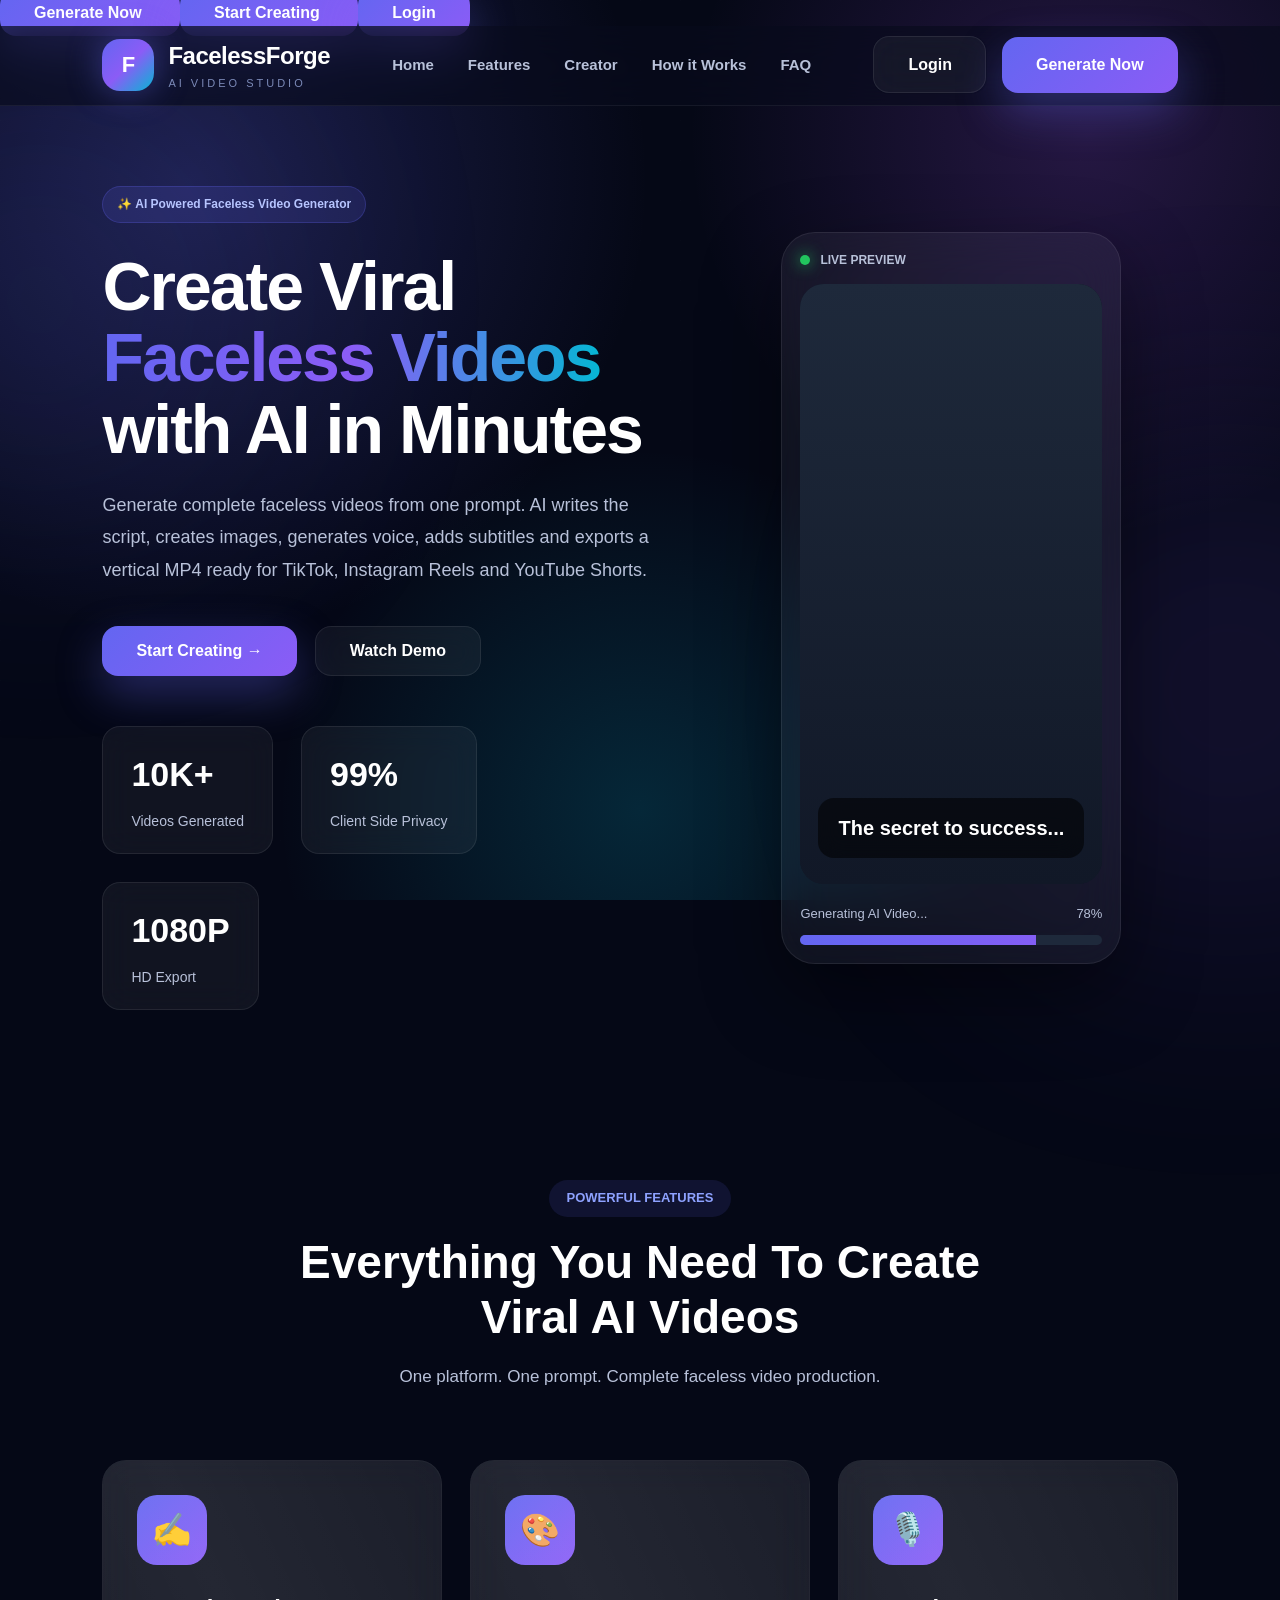
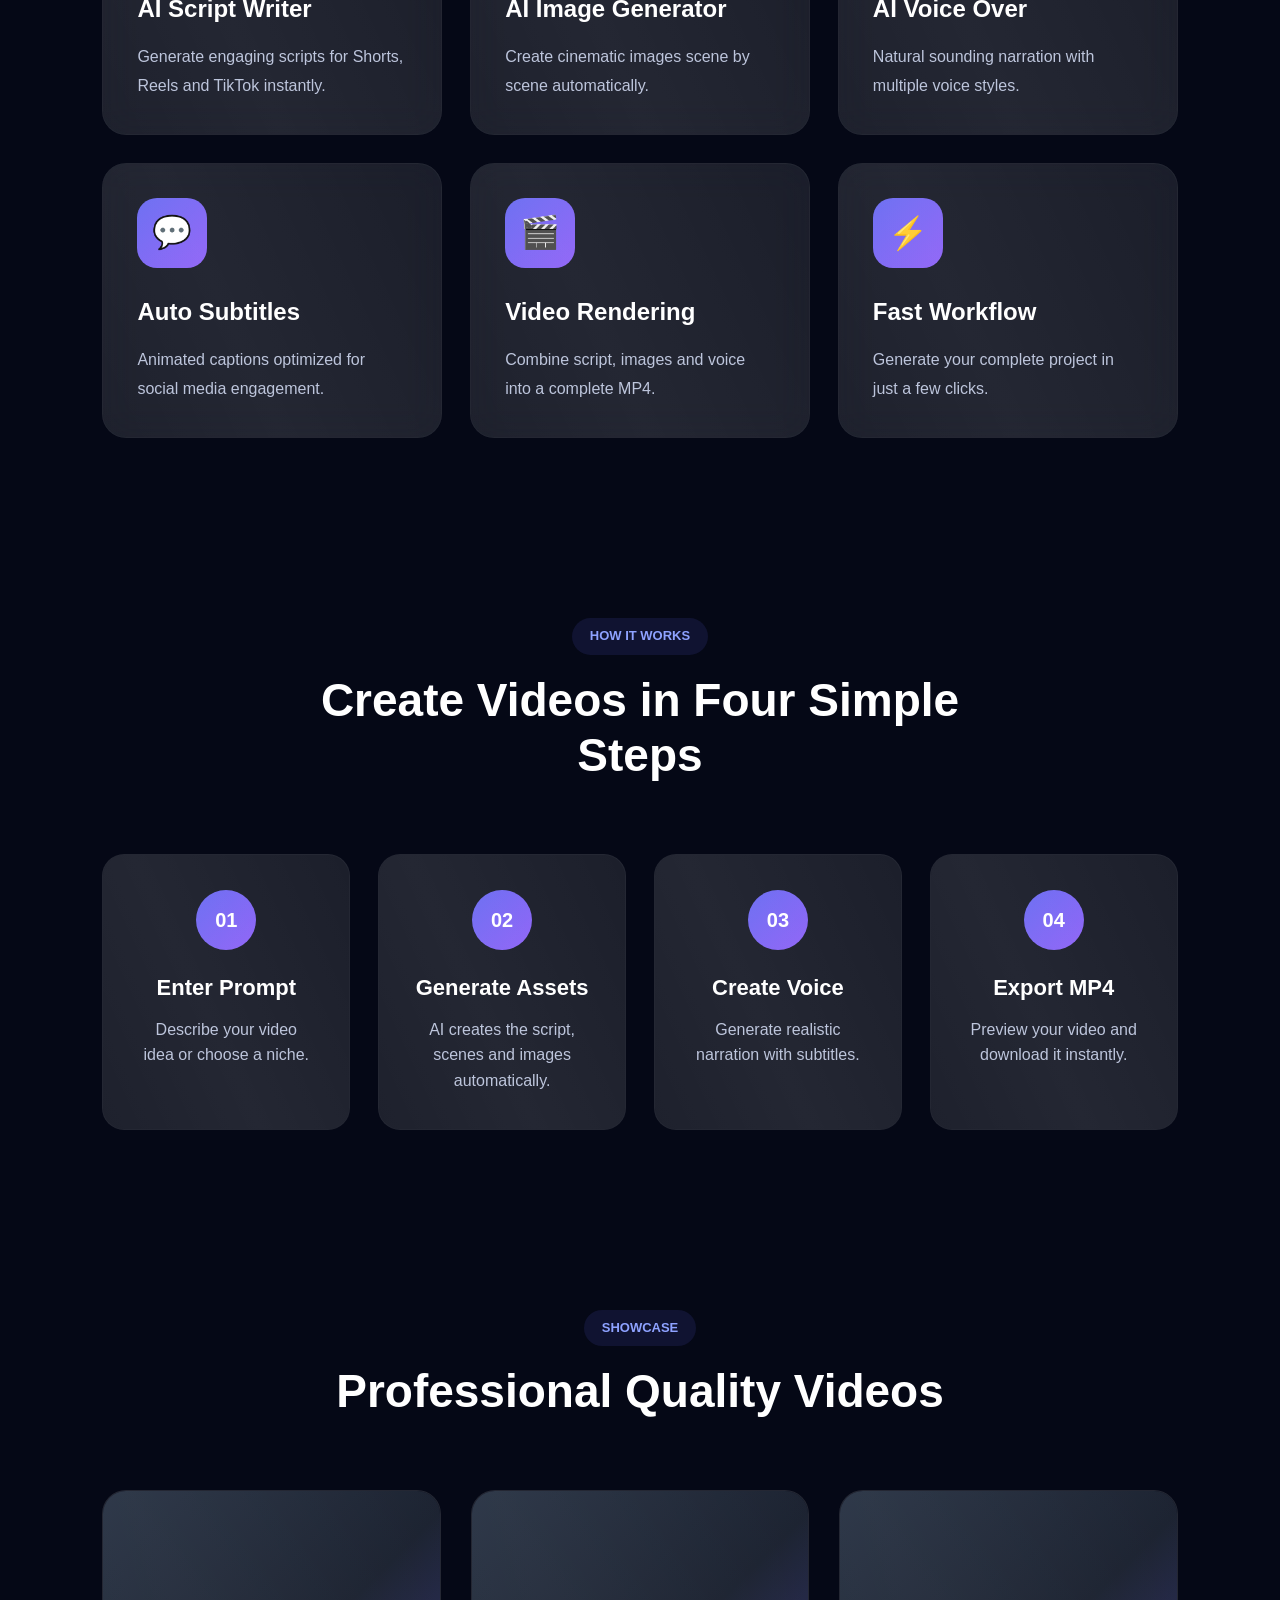
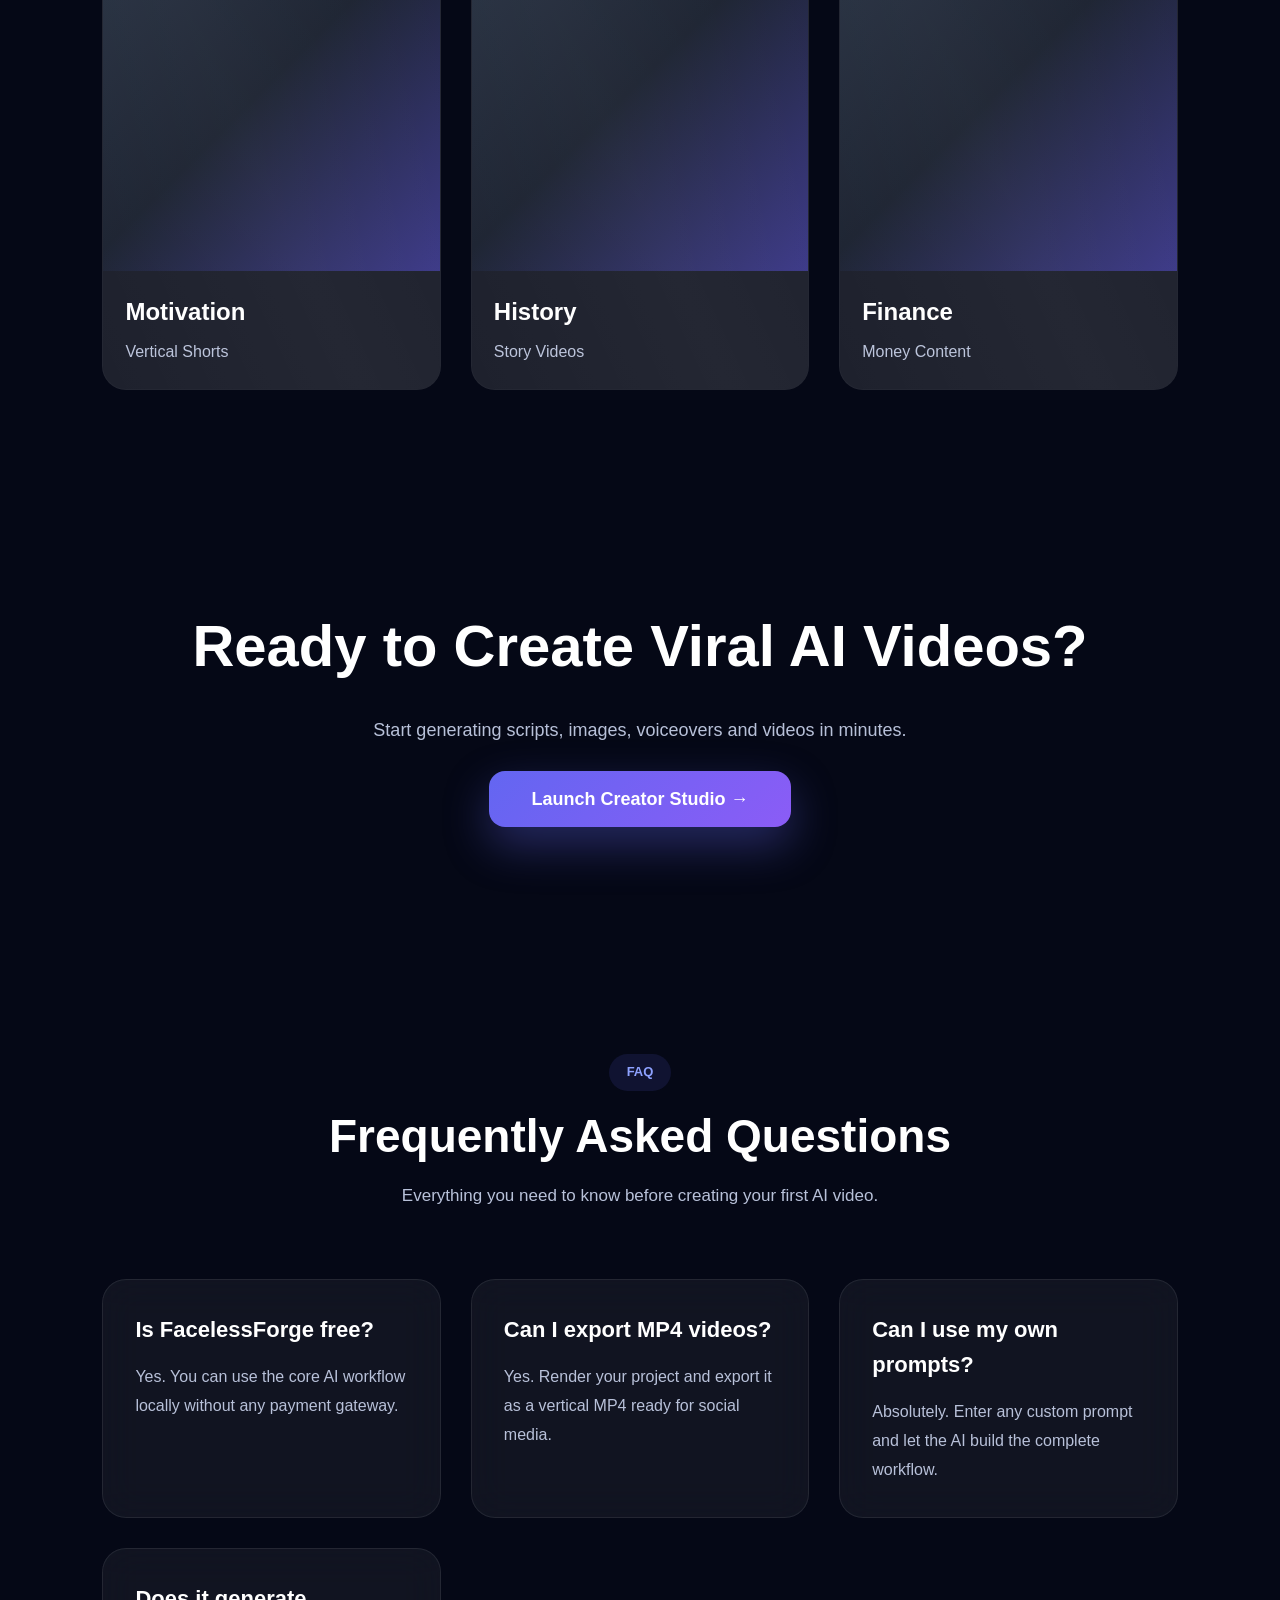
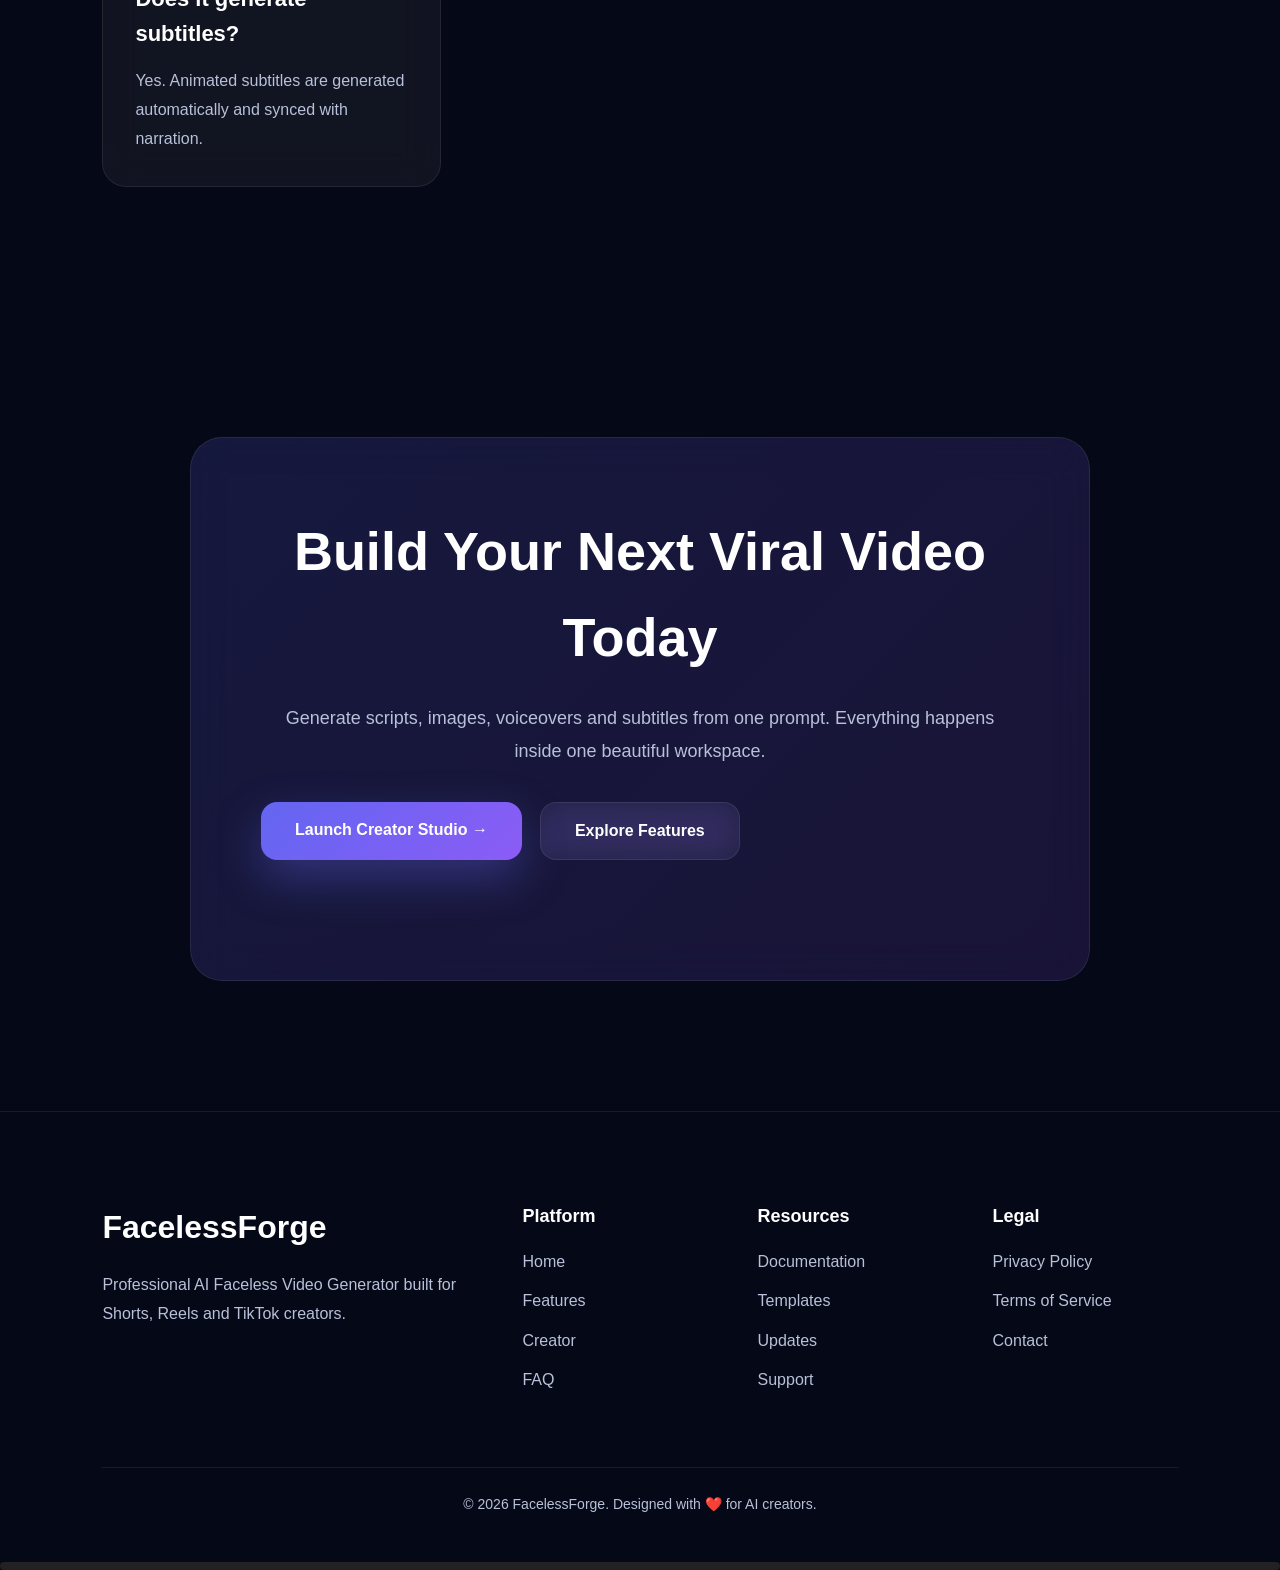
<file: index.html>
<!DOCTYPE html>
<html lang="en" data-theme="dark">
<head>
  <meta
http-equiv="Content-Security-Policy"
content="
default-src 'self';
img-src 'self' data: https:;
script-src 'self' https://cdn.jsdelivr.net;
style-src 'self' 'unsafe-inline' https://fonts.googleapis.com;
font-src https://fonts.gstatic.com;
connect-src 'self' https://generativelanguage.googleapis.com;
">
  <meta charset="UTF-8">
  <meta name="viewport" content="width=device-width, initial-scale=1.0">
  <title>FacelessForge AI — Create Viral Faceless Videos</title>

  <meta name="description" content="Generate AI faceless videos with script, images, voice and subtitles in minutes.">

  <link rel="preconnect" href="https://fonts.googleapis.com">
  <link rel="preconnect" href="https://fonts.gstatic.com" crossorigin>

  <link href="https://fonts.googleapis.com/css2?family=Inter:wght@300;400;500;600;700;800;900&display=swap" rel="stylesheet">

  <link rel="stylesheet" href="style.css">
  <a id="generate-btn" class="btn-primary">
Generate Now
  </a>
  <a id="creator-btn" class="btn-primary">
Start Creating
  </a>
  <a id="login-btn" class="btn-primary">
Login
  </a>
</head>

<body>

<div class="background-glow"></div>

<header class="navbar">

<div class="logo">

<div class="logo-box">F</div>

<div>
<h2>FacelessForge</h2>
<p>AI VIDEO STUDIO</p>
</div>

</div>

<nav>

<a href="#home">Home</a>

<a href="#features">Features</a>
<a href="creator.html">Creator</a>
<a href="#how">How it Works</a>



<a href="#faq">FAQ</a>

</nav>

<div class="nav-buttons">

<a href="creator.html" class="btn-secondary">
Login
</a>

<a href="creator.html" class="btn-primary">
Generate Now
</a>

</div>

</header>

<section class="hero" id="home">

<div class="hero-left">

<div class="badge">

✨ AI Powered Faceless Video Generator

</div>

<h1>

Create Viral

<span>Faceless Videos</span>

with AI in Minutes

</h1>

<p>

Generate complete faceless videos from one prompt.

AI writes the script, creates images, generates voice,

adds subtitles and exports a vertical MP4 ready for TikTok,

Instagram Reels and YouTube Shorts.

</p>

<div class="hero-buttons">

<button class="btn-primary big">

Start Creating →

</button>

<button class="btn-secondary big">

Watch Demo

</button>

</div>

<div class="hero-stats">

<div>

<h3>10K+</h3>

<span>Videos Generated</span>

</div>

<div>

<h3>99%</h3>

<span>Client Side Privacy</span>

</div>

<div>

<h3>1080P</h3>

<span>HD Export</span>

</div>

</div>

</div>

<div class="hero-right">

<div class="phone-preview">

<div class="phone-top">

<span class="live-dot"></span>

LIVE PREVIEW

</div>

<div class="phone-screen">

<div class="preview-image"></div>

<div class="subtitle-box">

The secret to success...

</div>

</div>

<div class="progress-area">

<div class="progress-text">

Generating AI Video...

<span>78%</span>

</div>

<div class="progress-bar">

<div class="progress-fill"></div>

</div>

</div>

</div>

</div>

</section>
<!-- ================= FEATURES ================= -->

<section class="features" id="features">

<div class="section-title">
<span>POWERFUL FEATURES</span>
<h2>Everything You Need To Create Viral AI Videos</h2>
<p>
One platform. One prompt. Complete faceless video production.
</p>
</div>

<div class="feature-grid">

<div class="feature-card">
<div class="feature-icon">✍️</div>
<h3>AI Script Writer</h3>
<p>
Generate engaging scripts for Shorts, Reels and TikTok instantly.
</p>
</div>

<div class="feature-card">
<div class="feature-icon">🎨</div>
<h3>AI Image Generator</h3>
<p>
Create cinematic images scene by scene automatically.
</p>
</div>

<div class="feature-card">
<div class="feature-icon">🎙️</div>
<h3>AI Voice Over</h3>
<p>
Natural sounding narration with multiple voice styles.
</p>
</div>

<div class="feature-card">
<div class="feature-icon">💬</div>
<h3>Auto Subtitles</h3>
<p>
Animated captions optimized for social media engagement.
</p>
</div>

<div class="feature-card">
<div class="feature-icon">🎬</div>
<h3>Video Rendering</h3>
<p>
Combine script, images and voice into a complete MP4.
</p>
</div>

<div class="feature-card">
<div class="feature-icon">⚡</div>
<h3>Fast Workflow</h3>
<p>
Generate your complete project in just a few clicks.
</p>
</div>

</div>

</section>

<!-- ================= HOW IT WORKS ================= -->

<section class="workflow" id="how">

<div class="section-title">
<span>HOW IT WORKS</span>
<h2>Create Videos in Four Simple Steps</h2>
</div>

<div class="steps">

<div class="step">
<div class="step-number">01</div>
<h3>Enter Prompt</h3>
<p>
Describe your video idea or choose a niche.
</p>
</div>

<div class="step">
<div class="step-number">02</div>
<h3>Generate Assets</h3>
<p>
AI creates the script, scenes and images automatically.
</p>
</div>

<div class="step">
<div class="step-number">03</div>
<h3>Create Voice</h3>
<p>
Generate realistic narration with subtitles.
</p>
</div>

<div class="step">
<div class="step-number">04</div>
<h3>Export MP4</h3>
<p>
Preview your video and download it instantly.
</p>
</div>

</div>

</section>

<!-- ================= SHOWCASE ================= -->

<section class="showcase">

<div class="section-title">
<span>SHOWCASE</span>
<h2>Professional Quality Videos</h2>
</div>

<div class="showcase-grid">

<div class="show-card">
<div class="thumb"></div>
<h3>Motivation</h3>
<p>Vertical Shorts</p>
</div>

<div class="show-card">
<div class="thumb"></div>
<h3>History</h3>
<p>Story Videos</p>
</div>

<div class="show-card">
<div class="thumb"></div>
<h3>Finance</h3>
<p>Money Content</p>
</div>

</div>

</section>

<!-- ================= CTA ================= -->

<section class="cta">

<h2>
Ready to Create Viral AI Videos?
</h2>

<p>
Start generating scripts, images, voiceovers and videos in minutes.
</p>

<a href="#creator" class="btn-primary big">
Launch Creator Studio →
</a>

</section>
<!-- ================= FAQ ================= -->

<section class="faq" id="faq">

<div class="section-title">
<span>FAQ</span>
<h2>Frequently Asked Questions</h2>
<p>
Everything you need to know before creating your first AI video.
</p>
</div>

<div class="faq-grid">

<div class="faq-card">
<h3>Is FacelessForge free?</h3>
<p>
Yes. You can use the core AI workflow locally without any payment gateway.
</p>
</div>

<div class="faq-card">
<h3>Can I export MP4 videos?</h3>
<p>
Yes. Render your project and export it as a vertical MP4 ready for social media.
</p>
</div>

<div class="faq-card">
<h3>Can I use my own prompts?</h3>
<p>
Absolutely. Enter any custom prompt and let the AI build the complete workflow.
</p>
</div>

<div class="faq-card">
<h3>Does it generate subtitles?</h3>
<p>
Yes. Animated subtitles are generated automatically and synced with narration.
</p>
</div>

</div>

</section>

<!-- ================= FINAL CTA ================= -->

<section class="final-cta">

<div class="cta-box">

<h2>
Build Your Next Viral Video Today
</h2>

<p>

Generate scripts, images, voiceovers and subtitles from one prompt.

Everything happens inside one beautiful workspace.

</p>

<div class="hero-buttons">

<a href="creator.html" class="btn-primary big">
Launch Creator Studio →
</a>

<a href="#features" class="btn-secondary big">

Explore Features

</a>

</div>

</div>

</section>

<!-- ================= FOOTER ================= -->

<footer class="footer">

<div class="footer-grid">

<div>

<h2>FacelessForge</h2>

<p>

Professional AI Faceless Video Generator

built for Shorts, Reels and TikTok creators.

</p>

</div>

<div>

<h4>Platform</h4>

<a href="#home">Home</a>

<a href="#features">Features</a>

<a href="#creator">Creator</a>

<a href="#faq">FAQ</a>

</div>

<div>

<h4>Resources</h4>

<a href="#">Documentation</a>

<a href="#">Templates</a>

<a href="#">Updates</a>

<a href="#">Support</a>

</div>

<div>

<h4>Legal</h4>

<a href="#">Privacy Policy</a>

<a href="#">Terms of Service</a>

<a href="#">Contact</a>

</div>

</div>

<div class="footer-bottom">

<p>

© 2026 FacelessForge.

Designed with ❤️ for AI creators.

</p>

</div>

</footer>

<!-- ================= BACKGROUND EFFECTS ================= -->

<div class="blur-circle blur-one"></div>

<div class="blur-circle blur-two"></div>

<div class="grid-overlay"></div>

<script type="module" src="./landing.js"></script>

  <div class="render-progress">

<div
id="render-progress">
</div>

  </div>
</body>

</html>
</file>
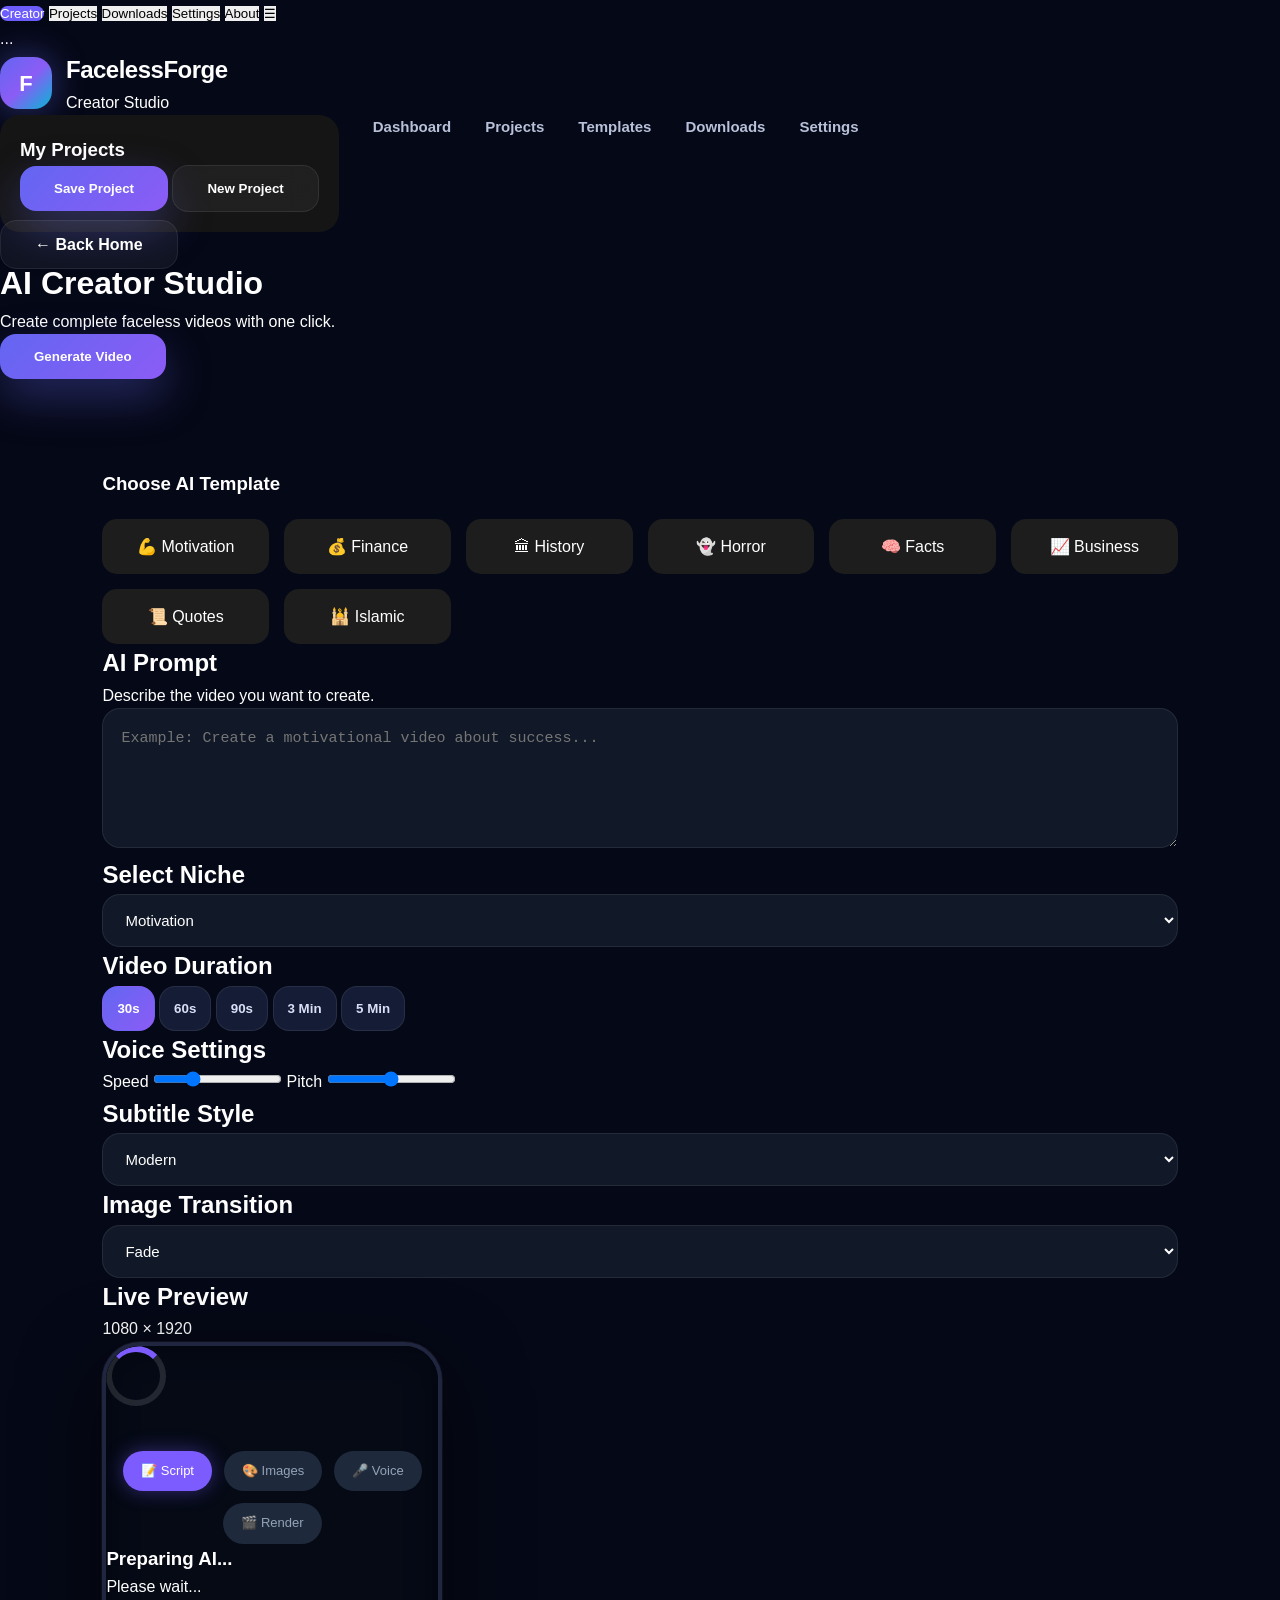
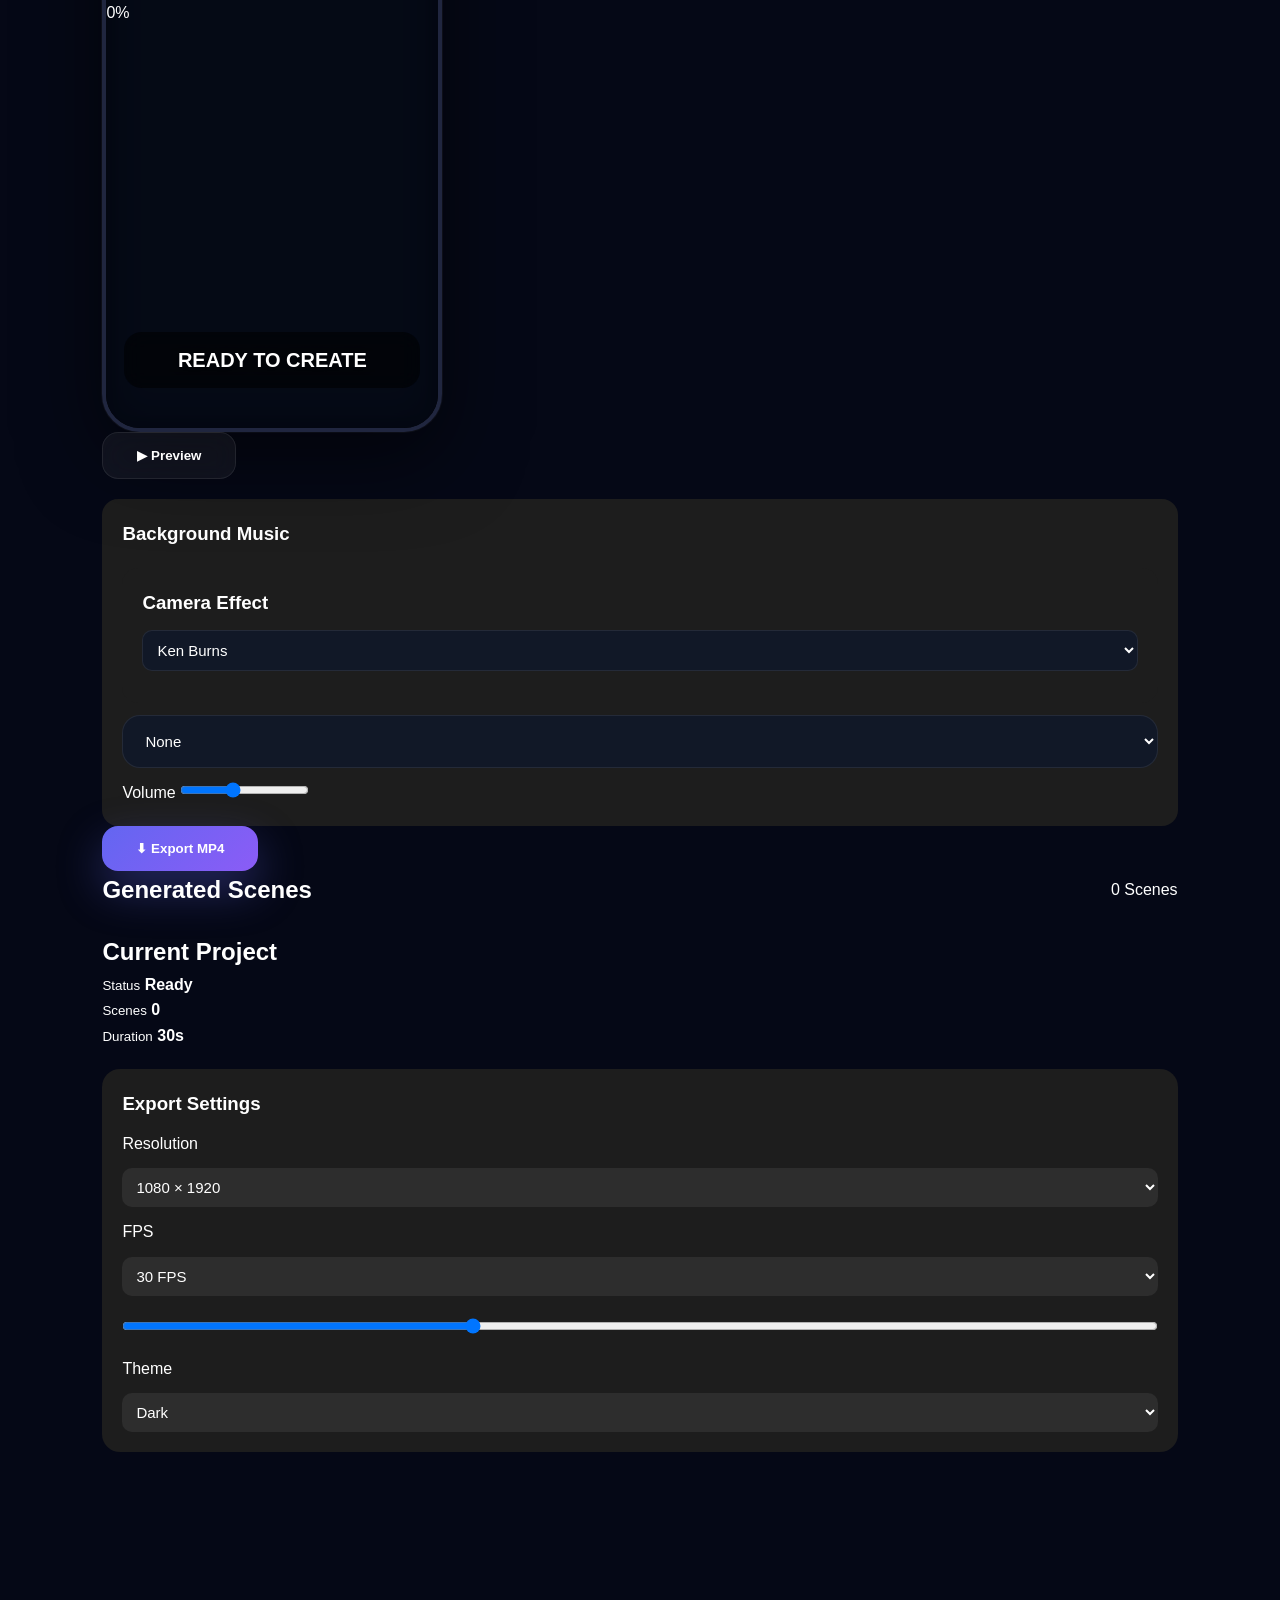
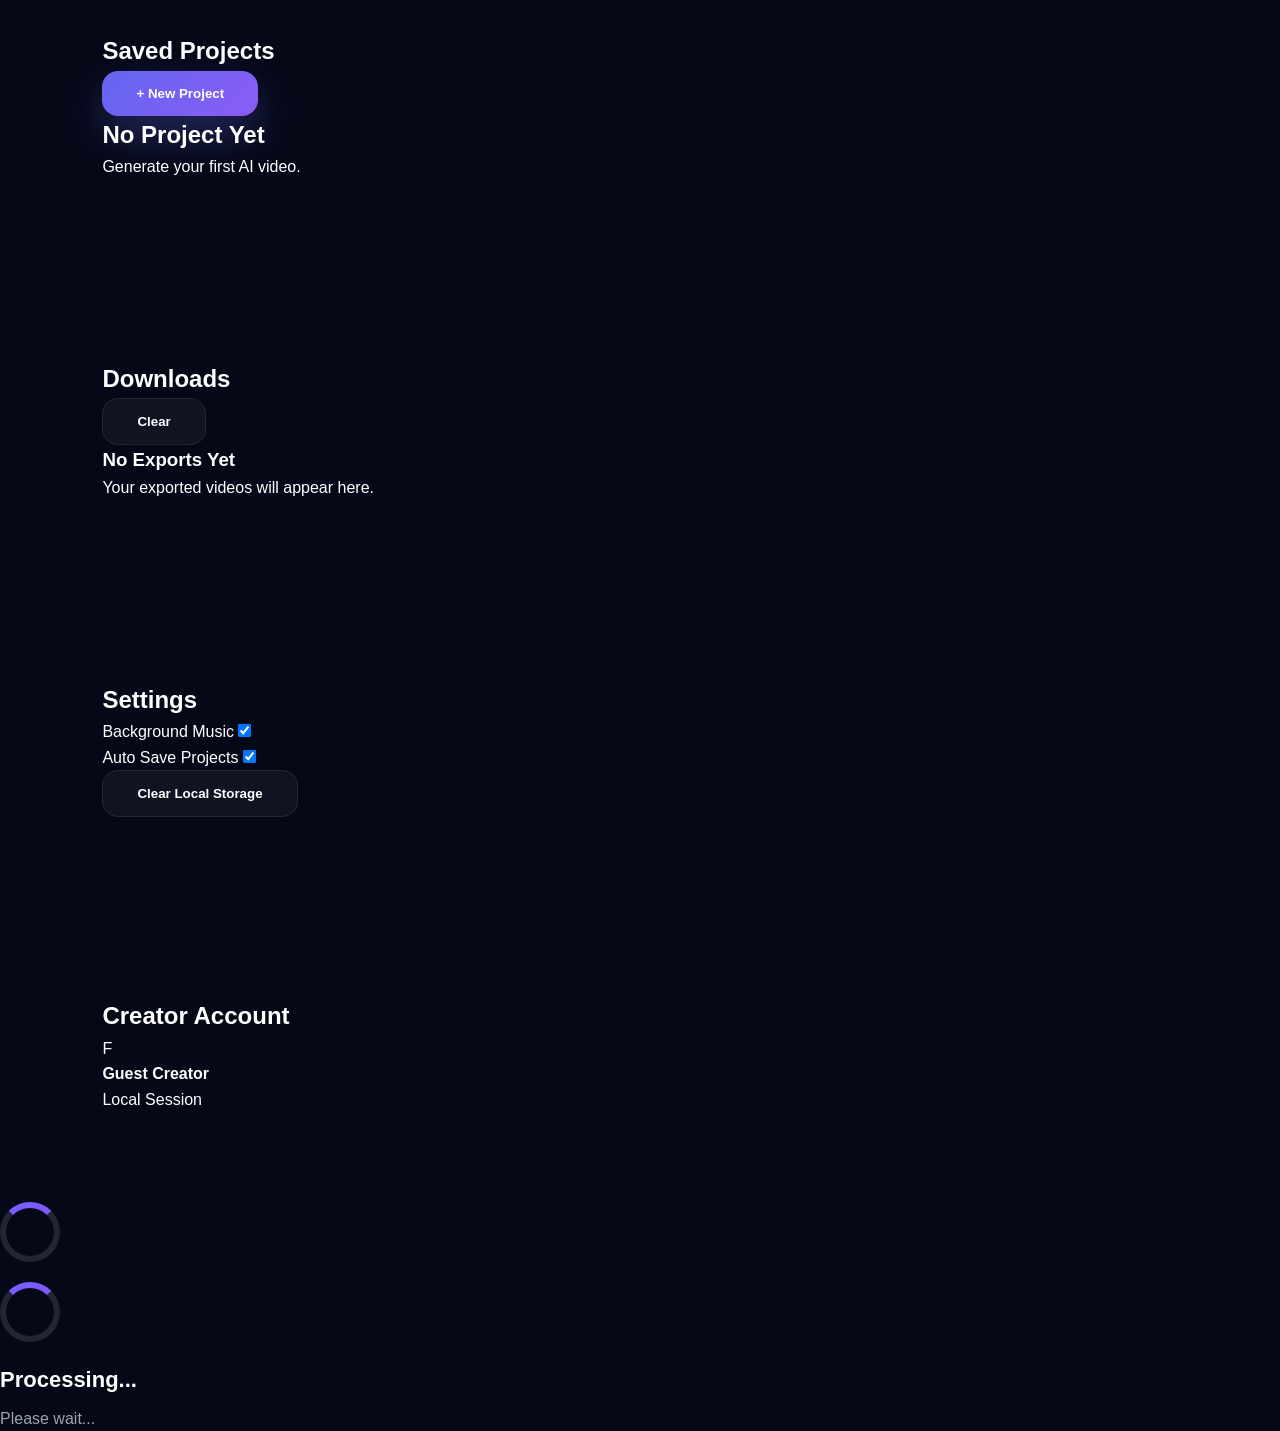
<file: creator.html>
<!DOCTYPE html>
<html lang="en" data-theme="dark">

<head>
    <meta
http-equiv="Content-Security-Policy"
content="
default-src 'self';
img-src 'self' data: https:;
script-src 'self' https://cdn.jsdelivr.net;
style-src 'self' 'unsafe-inline' https://fonts.googleapis.com;
font-src https://fonts.gstatic.com;
connect-src 'self' https://generativelanguage.googleapis.com;
">
    <meta charset="UTF-8">
    <meta name="viewport" content="width=device-width, initial-scale=1.0">

    <title>FacelessForge Creator Studio</title>

    <link rel="preconnect" href="https://fonts.googleapis.com">
    <link rel="preconnect" href="https://fonts.gstatic.com" crossorigin>

    <link href="https://fonts.googleapis.com/css2?family=Inter:wght@300;400;500;600;700;800;900&display=swap" rel="stylesheet">
<script src="https://unpkg.com/@ffmpeg/ffmpeg@0.12.10/dist/umd/ffmpeg.js"></script>
    <link rel="stylesheet" href="style.css">

</head>

<body>
    
    <button class="nav-btn active" data-page="creator">Creator</button>

<button class="nav-btn" data-page="projects">Projects</button>

<button class="nav-btn" data-page="downloads">Downloads</button>

<button class="nav-btn" data-page="settings">Settings</button>

<button class="nav-btn" data-page="about">About</button>

<button id="mobile-menu-btn">
☰
</button>
    <aside id="sidebar">

...

    </aside>
<div id="creator-app">


        <div class="logo">

            <div class="logo-box">F</div>

            <div>

                <h2>FacelessForge</h2>

                <span>Creator Studio</span>

            </div>

        </div>

        <nav class="sidebar-nav">
            <div class="dashboard-panel">

    <h3>My Projects</h3>

    <button id="btn-save-project" class="btn-primary">
        Save Project
    </button>

    <button id="btn-new-project" class="btn-secondary">
        New Project
    </button>

    <div id="project-list"></div>

            </div>

            <a class="active" href="#">Dashboard</a>

            <a href="#">Projects</a>

            <a href="#">Templates</a>

            <a href="#">Downloads</a>

            <a href="#">Settings</a>

        </nav>

        <div class="sidebar-bottom">

            <a href="index.html" class="btn-secondary">

                ← Back Home

            </a>

        </div>

    </aside>

    <!-- Main -->

    <main class="creator-main">

        <header class="creator-header">

            <div>

                <h1>AI Creator Studio</h1>

                <p>Create complete faceless videos with one click.</p>

            </div>

            <button id="btn-generate-pipeline" class="btn-primary">

                Generate Video

            </button>

        </header>

        <section class="creator-grid">
            <!-- ========================= -->
<!-- LEFT PANEL -->
<!-- ========================= -->

<div class="creator-left">

    <!-- Prompt Card -->
    <div class="template-section">

    <h3>Choose AI Template</h3>

    <div id="template-grid" class="template-grid">

        <button class="template-card" data-template="motivation">💪 Motivation</button>

        <button class="template-card" data-template="finance">💰 Finance</button>

        <button class="template-card" data-template="history">🏛 History</button>

        <button class="template-card" data-template="horror">👻 Horror</button>

        <button class="template-card" data-template="facts">🧠 Facts</button>

        <button class="template-card" data-template="business">📈 Business</button>

        <button class="template-card" data-template="quotes">📜 Quotes</button>

        <button class="template-card" data-template="islamic">🕌 Islamic</button>

    </div>

    </div>

    <div class="creator-card">

        <h2>AI Prompt</h2>

        <p>Describe the video you want to create.</p>

        <textarea
            id="custom-prompt"
            class="input"
            placeholder="Example: Create a motivational video about success..."
        ></textarea>

    </div>

    <!-- Niche -->

    <div class="creator-card">

        <h2>Select Niche</h2>

        <select id="niche-select" class="input">

            <option value="motivation">Motivation</option>
            <option value="business">Business</option>
            <option value="finance">Finance</option>
            <option value="history">History</option>
            <option value="facts">Facts</option>
            <option value="horror">Horror</option>
            <option value="health">Health</option>
            <option value="education">Education</option>
            <option value="storytelling">Storytelling</option>

        </select>

    </div>

    <!-- Duration -->

    <div class="creator-card">

        <h2>Video Duration</h2>

        <div id="duration-selector" class="duration-grid">

            <button class="btn-option active" data-duration="30">30s</button>

            <button class="btn-option" data-duration="60">60s</button>

            <button class="btn-option" data-duration="90">90s</button>

            <button class="btn-option" data-duration="180">3 Min</button>

            <button class="btn-option" data-duration="300">5 Min</button>

        </div>

    </div>

    <!-- Voice -->

    <div class="creator-card">

        <h2>Voice Settings</h2>

        <label>Speed</label>

        <input
            type="range"
            id="voice-speed"
            min="0.8"
            max="1.5"
            step="0.1"
            value="1"
        >

        <label>Pitch</label>

        <input
            type="range"
            id="voice-pitch"
            min="0.5"
            max="1.5"
            step="0.1"
            value="1"
        >

    </div>

    <!-- Subtitle -->

    <div class="creator-card">

        <h2>Subtitle Style</h2>

        <select
            id="subtitle-style"
            class="input"
        >

            <option value="modern">Modern</option>

            <option value="minimal">Minimal</option>

            <option value="bold">Bold</option>

            <option value="tiktok">TikTok Style</option>

        </select>

    </div>

    <!-- Transition -->

    <div class="creator-card">

        <h2>Image Transition</h2>

        <select
            id="transition-style"
            class="input"
        >

            <option value="fade">Fade</option>

            <option value="zoom">Zoom</option>

            <option value="slide">Slide</option>

            <option value="kenburns">Ken Burns</option>

        </select>

    </div>

</div>
<!-- ========================= -->
<!-- RIGHT PANEL -->
<!-- ========================= -->

<div class="creator-right">

    <!-- Live Preview -->

    <div class="creator-card preview-card">

        <div class="preview-header">

            <h2>Live Preview</h2>

            <span>1080 × 1920</span>

        </div>

        <div class="phone-frame">

            <canvas
                id="video-canvas"
                width="1080"
                height="1920">
            </canvas>

            <div id="subtitle-overlay">

                <span id="subtitle-text">

                    READY TO CREATE

                </span>

            </div>

            <div
                id="render-overlay"
                class="hidden">

                <div class="loader"></div>
                <div id="pipeline-progress" class="hidden">

    <div class="pipeline-step active">
        📝 Script
    </div>

    <div class="pipeline-step">
        🎨 Images
    </div>

    <div class="pipeline-step">
        🎤 Voice
    </div>

    <div class="pipeline-step">
        🎬 Render
    </div>

                </div>

                <h3 id="render-status-title">

                    Preparing AI...

                </h3>

                <p id="render-status-subtitle">

                    Please wait...

                </p>

                <div class="progress">

                    <div
                        id="render-progress-bar">
                    </div>

                </div>

                <span
                    id="render-progress-percent">

                    0%

                </span>

            </div>

        </div>

    </div>

    <!-- Preview Controls -->

    <div class="creator-card">

        <div class="action-grid">

            <button
                id="btn-play-preview"
                class="btn-secondary"
                disabled>

                ▶ Preview

            </button>
<div class="music-panel">

    <h3>Background Music</h3>
<div class="effects-panel">

    <h3>Camera Effect</h3>

    <select id="camera-effect">

        <option value="kenburns">Ken Burns</option>

        <option value="zoomin">Zoom In</option>

        <option value="zoomout">Zoom Out</option>

        <option value="panleft">Pan Left</option>

        <option value="panright">Pan Right</option>

        <option value="fade">Fade</option>

        <option value="blur">Blur</option>

        <option value="shake">Shake</option>

    </select>

</div>
    <select id="music-select">

        <option value="">None</option>

        <option value="assets/music/cinematic.mp3">
            Cinematic
        </option>

        <option value="assets/music/motivation.mp3">
            Motivation
        </option>

        <option value="assets/music/ambient.mp3">
            Ambient
        </option>

    </select>

    <label>

        Volume

        <input
            id="music-volume"
            type="range"
            min="0"
            max="1"
            step="0.1"
            value="0.4">

    </label>

</div>
            <button
                id="btn-export-video"
                class="btn-primary"
                disabled>

                ⬇ Export MP4

            </button>

        </div>

    </div>

    <!-- Scene List -->

    <div
        id="scenes-inspector-card"
        class="creator-card hidden">

        <div class="card-header">

            <h2>Generated Scenes</h2>

            <span
                id="scene-count-badge">

                0 Scenes

            </span>

        </div>

        <div
            id="scenes-list">

        </div>

    </div>

    <!-- Project Information -->

    <div class="creator-card">

        <h2>Current Project</h2>

        <div class="project-info">

            <div>

                <small>Status</small>

                <strong id="project-status">

                    Ready

                </strong>

            </div>

            <div>

                <small>Scenes</small>

                <strong id="project-scenes">

                    0

                </strong>

            </div>

            <div>

                <small>Duration</small>

                <strong id="project-duration">

                    30s

                </strong>

            </div>

        </div>

    </div>

</div>
<div class="settings-panel">

    <h3>Export Settings</h3>

    <label>Resolution</label>

    <select id="export-resolution">
        <option value="720">720 × 1280</option>
        <option value="1080" selected>1080 × 1920</option>
    </select>

    <label>FPS</label>

    <select id="export-fps">
        <option value="24">24 FPS</option>
        <option value="30" selected>30 FPS</option>
        <option value="60">60 FPS</option>
    </select>


    <input
        id="voice-speed"
        type="range"
        min="0.5"
        max="2"
        step="0.1"
        value="1">

    <label>Theme</label>

    <select id="theme-select">
        <option value="dark">Dark</option>
        <option value="light">Light</option>
    </select>

</div>
        </section>
        <!-- ========================= -->
<!-- PROJECTS -->
<!-- ========================= -->

<section class="creator-section">

    <div class="creator-card">

        <div class="section-header">

            <h2>Saved Projects</h2>

            <button id="btn-new-project" class="btn-primary">

                + New Project

            </button>

        </div>

        <div id="projects-grid" class="projects-grid">

        </div>

        <div id="empty-state">

    <h2>No Project Yet</h2>

    <p>

Generate your first AI video.

    </p>

        </div>

    </div>

</section>

<!-- ========================= -->
<!-- DOWNLOADS -->
<!-- ========================= -->

<section class="creator-section">

    <div class="creator-card">

        <div class="section-header">

            <h2>Downloads</h2>

            <button
                id="btn-clear-downloads"
                class="btn-secondary">

                Clear

            </button>

        </div>

        <div id="downloads-list">

        </div>

        <div id="no-downloads-state" class="empty-state">

            <h3>No Exports Yet</h3>

            <p>Your exported videos will appear here.</p>

        </div>

    </div>

</section>

<!-- ========================= -->
<!-- SETTINGS -->
<!-- ========================= -->

<section class="creator-section">

    <div class="creator-card">

        <h2>Settings</h2>

        <div class="setting-item">

            <label>

                Background Music

            </label>

            <input
                type="checkbox"
                id="bg-music-toggle"
                checked>

        </div>

        <div class="setting-item">

            <label>

                Auto Save Projects

            </label>

            <input
                type="checkbox"
                id="auto-save-toggle"
                checked>

        </div>

        <button
            id="btn-purge-storage"
            class="btn-secondary">

            Clear Local Storage

        </button>

    </div>

</section>

<!-- ========================= -->
<!-- ACCOUNT -->
<!-- ========================= -->

<section class="creator-section">

    <div class="creator-card">

        <h2>Creator Account</h2>

        <div class="profile-box">

            <div class="avatar">

                F

            </div>

            <div>

                <strong id="user-display-name">

                    Guest Creator

                </strong>

                <p>Local Session</p>

            </div>

        </div>

    </div>

</section>

</main>

</div>

<!-- Toast -->

<!-- Loading -->

<div id="global-loader" class="hidden">

    <div class="loader"></div>

</div>

<script type="module" src="./js/app.js"></script>
    <!-- Loading Overlay -->
    <div class="loader"></div>
    <h3 id="loading-title">Processing...</h3>
    <p id="loading-text">Please wait...</p>
</div>

<!-- Toast -->
<div id="toast" class="toast hidden"></div>
    <script src="https://unpkg.com/@ffmpeg/ffmpeg@0.12.10/dist/umd/ffmpeg.js"></script>
    <div id="loading-overlay" class="loading-overlay hidden">
    <div class="loading-box">
        <div class="spinner"></div>
        <h3 id="loading-title">Loading...</h3>
        <p id="loading-message">Please wait...</p>
    </div>
</div>

<div id="toast-container"></div>

</body>
</html>
</file>
<file: style.css>
/* =========================================
   FACELESSFORGE 3.0
   PREMIUM UI - PART 1A
========================================= */
html{
    scroll-behavior:smooth;
}

*{
    transition:
    background .25s,
    color .25s,
    border-color .25s,
    transform .25s;
}

:root{

--bg:#050816;
--surface:#0d1224;
--surface2:#141b33;

--card:rgba(20,27,51,.72);

--border:rgba(255,255,255,.08);

--text:#ffffff;
--text2:#b8c1d9;

--primary:#6366f1;
--secondary:#8b5cf6;
--accent:#06b6d4;

--success:#22c55e;

--radius:22px;

--shadow:0 20px 60px rgba(0,0,0,.45);

--transition:.35s ease;

}

/* RESET */

.btn-primary,
.btn-secondary{

transition:.25s;

}

.btn-primary:hover{

transform:translateY(-3px);

box-shadow:0 12px 30px rgba(108,99,255,.35);

}

.btn-secondary:hover{

transform:translateY(-3px);

}

.feature-card,
.show-card,
.faq-card{

transition:.3s;

}

.feature-card:hover,
.show-card:hover,
.faq-card:hover{

transform:translateY(-8px);

border-color:#6c63ff;

}

.loading-overlay{
    position:fixed;
    inset:0;
    background:rgba(0,0,0,.75);
    display:flex;
    justify-content:center;
    align-items:center;
    z-index:9999;
}

.loading-overlay.hidden{
    display:none;
}

.loading-box{
    background:#181818;
    padding:30px;
    border-radius:18px;
    text-align:center;
    min-width:280px;
}

.spinner{
    width:55px;
    height:55px;
    border:5px solid #333;
    border-top-color:#6c63ff;
    border-radius:50%;
    animation:spin 1s linear infinite;
    margin:auto;
    margin-bottom:20px;
}

@keyframes spin{
    to{
        transform:rotate(360deg);
    }
}

#toast-container{
    position:fixed;
    top:20px;
    right:20px;
    z-index:10000;
}

.toast{
    background:#222;
    color:#fff;
    padding:14px 18px;
    border-radius:12px;
    margin-bottom:10px;
    animation:fadeIn .3s;
}

.toast.success{
    border-left:4px solid #22c55e;
}

.toast.error{
    border-left:4px solid #ef4444;
}

@keyframes fadeIn{
    from{
        opacity:0;
        transform:translateY(-10px);
    }
    to{
        opacity:1;
        transform:translateY(0);
    }
}

.render-progress{

height:8px;

background:#222;

border-radius:20px;

overflow:hidden;

margin-top:15px;

}

#render-progress{

height:100%;

width:0;

background:#6c63ff;

transition:.3s;

}

.settings-panel{

background:#1d1d1d;

padding:20px;

border-radius:18px;

margin-top:20px;

display:flex;

flex-direction:column;

gap:12px;

}

.settings-panel select,
.settings-panel input{

padding:10px;

border-radius:10px;

border:none;

background:#2d2d2d;

color:white;

}

.effects-panel{

background:#1d1d1d;

padding:20px;

margin-top:20px;

border-radius:16px;

}

.effects-panel select{

width:100%;

padding:10px;

border-radius:10px;

}

.music-panel{

background:#1d1d1d;

padding:20px;

border-radius:16px;

margin-top:20px;

}

.music-panel select{

width:100%;

margin:12px 0;

}

.template-grid{

display:grid;

grid-template-columns:repeat(auto-fit,minmax(160px,1fr));

gap:15px;

margin-top:20px;

}

.template-card{

padding:18px;

border:none;

border-radius:15px;

cursor:pointer;

background:#1d1d1d;

color:white;

font-size:16px;

transition:.3s;

}

.template-card:hover{

transform:translateY(-5px);

background:#6c63ff;

}

.dashboard-panel{

padding:20px;

border-radius:20px;

background:#151515;

}

.project-item{

margin-top:15px;

padding:15px;

border-radius:15px;

background:#222;

}

#pipeline-progress{

margin-top:25px;

display:flex;

justify-content:center;

gap:12px;

flex-wrap:wrap;

}

.pipeline-step{

padding:10px 18px;

border-radius:30px;

background:#1e293b;

color:#94a3b8;

font-size:13px;

transition:.3s;

}

.pipeline-step.active{

background:#7c5cff;

color:white;

box-shadow:0 0 20px rgba(124,92,255,.4);

}

.project-card{

padding:18px;

border-radius:18px;

background:#111827;

margin-bottom:15px;

border:1px solid rgba(255,255,255,.08);

}

.project-card h3{

margin-bottom:8px;

}

.project-card button{

margin-right:10px;

}

.loading-overlay{
position:fixed;
inset:0;
background:rgba(8,10,20,.88);
backdrop-filter:blur(8px);
display:flex;
flex-direction:column;
justify-content:center;
align-items:center;
z-index:9999;
}

.loading-overlay.hidden{
display:none;
}

.loader{
width:60px;
height:60px;
border:6px solid rgba(255,255,255,.12);
border-top:6px solid #7c5cff;
border-radius:50%;
animation:spin 1s linear infinite;
margin-bottom:20px;
}

@keyframes spin{

100%{
transform:rotate(360deg);
}

}

#loading-title{
font-size:22px;
font-weight:700;
margin-bottom:8px;
}

#loading-text{
color:#9ca3af;
}

.toast{
position:fixed;
right:20px;
bottom:20px;
background:#1e293b;
padding:14px 20px;
border-radius:12px;
color:white;
font-weight:600;
box-shadow:0 15px 40px rgba(0,0,0,.35);
z-index:99999;
}

.toast.hidden{
display:none;
}

.nav-btn.active{
background:#6d5dfc;
color:#fff;
border-radius:12px;
}

.nav-btn{
transition:.25s;
}

.nav-btn:hover{
background:rgba(255,255,255,.08);
}

#sidebar.open{
left:0;
box-shadow:0 0 40px rgba(0,0,0,.4);
}

.page-view{
display:block;
}

.page-view.hidden{
display:none;
}

#sidebar{
transition:.3s;
}

#sidebar.open{
left:0;
}

@media(max-width:900px){

#sidebar{

position:fixed;

left:-280px;

top:0;

width:260px;

height:100vh;

z-index:1000;

}

}

 html{
scroll-behavior:smooth;
}

*{
box-sizing:border-box;
margin:0;
padding:0;
}

img{
max-width:100%;
display:block;
}

button,
a{
cursor:pointer;
transition:.3s;
}

.navbar.scrolled{
backdrop-filter: blur(20px);
background: rgba(10,10,25,.92);
box-shadow:0 10px 35px rgba(0,0,0,.35);
transition:.3s;
}


*{
margin:0;
padding:0;
box-sizing:border-box;

}

html{

scroll-behavior:smooth;

}

body{

font-family:'Inter',sans-serif;

background:var(--bg);

color:var(--text);

overflow-x:hidden;

line-height:1.6;

}

/* LINKS */

a{

text-decoration:none;

color:inherit;

}

/* BUTTON */

button{

font-family:inherit;

cursor:pointer;

border:none;

}

/* IMAGE */

img{

max-width:100%;

display:block;

}

/* BACKGROUND */

.background-glow{

position:fixed;

inset:0;

z-index:-2;

background:

radial-gradient(circle at 15% 20%,
rgba(99,102,241,.25),
transparent 35%),

radial-gradient(circle at 85% 15%,
rgba(168,85,247,.20),
transparent 30%),

radial-gradient(circle at 50% 90%,
rgba(6,182,212,.18),
transparent 35%),

#050816;

}

/* GRID */

.grid-overlay{

position:fixed;

inset:0;

z-index:-1;

opacity:.05;

background-image:

linear-gradient(rgba(255,255,255,.12) 1px,transparent 1px),

linear-gradient(90deg,rgba(255,255,255,.12) 1px,transparent 1px);

background-size:40px 40px;

}

/* NAVBAR */

.navbar{

position:sticky;

top:0;

z-index:1000;

height:80px;

display:flex;

align-items:center;

justify-content:space-between;

padding:0 8%;

background:rgba(8,12,28,.65);

backdrop-filter:blur(20px);

border-bottom:1px solid rgba(255,255,255,.06);

}

/* LOGO */

.logo{

display:flex;

align-items:center;

gap:14px;

}

.logo-box{

width:52px;

height:52px;

border-radius:18px;

background:linear-gradient(135deg,
#6366f1,
#8b5cf6,
#06b6d4);

display:flex;

align-items:center;

justify-content:center;

font-size:22px;

font-weight:800;

box-shadow:0 0 35px rgba(99,102,241,.45);

}

.logo h2{

font-size:24px;

font-weight:800;

letter-spacing:-.5px;

}

.logo p{

font-size:11px;

letter-spacing:3px;

color:#7c8ab8;

}

/* NAV */

nav{

display:flex;

gap:34px;

}

nav a{

position:relative;

font-size:15px;

font-weight:600;

color:var(--text2);

transition:var(--transition);

}

nav a:hover{

color:white;

}

nav a::after{

content:"";

position:absolute;

left:0;

bottom:-8px;

width:0;

height:2px;

border-radius:20px;

background:linear-gradient(90deg,#6366f1,#8b5cf6);

transition:.3s;

}

nav a:hover::after{

width:100%;

}

/* NAV RIGHT */

.nav-buttons{

display:flex;

align-items:center;

gap:15px;

}
/* =========================================
   HERO SECTION
========================================= */

.hero{

min-height:calc(100vh - 80px);

padding:80px 8%;

display:grid;

grid-template-columns:1.1fr .9fr;

gap:70px;

align-items:center;

}

.hero-left{

animation:fadeUp 1s ease;

}

.badge{

display:inline-flex;

align-items:center;

gap:10px;

padding:10px 18px;

border-radius:999px;

background:rgba(99,102,241,.12);

border:1px solid rgba(99,102,241,.25);

color:#a5b4fc;

font-size:13px;

font-weight:700;

margin-bottom:28px;

}

.hero h1{

font-size:68px;

font-weight:900;

line-height:1.05;

letter-spacing:-2px;

margin-bottom:24px;

}

.hero h1 span{

background:linear-gradient(90deg,#6366f1,#8b5cf6,#06b6d4);

-webkit-background-clip:text;

-webkit-text-fill-color:transparent;

}

.hero p{

font-size:18px;

line-height:1.8;

color:var(--text2);

max-width:620px;

margin-bottom:40px;

}

/* =========================================
   BUTTONS
========================================= */

.hero-buttons{

display:flex;

gap:18px;

margin-bottom:50px;

flex-wrap:wrap;

}

.btn-primary{

padding:15px 34px;

border-radius:16px;

background:linear-gradient(135deg,#6366f1,#8b5cf6);

color:white;

font-weight:700;

transition:.35s;

box-shadow:0 18px 45px rgba(99,102,241,.35);

}

.btn-primary:hover{

transform:translateY(-4px);

box-shadow:0 28px 60px rgba(99,102,241,.5);

}

.btn-secondary{

padding:15px 34px;

border-radius:16px;

background:rgba(255,255,255,.05);

border:1px solid rgba(255,255,255,.08);

color:white;

font-weight:700;

backdrop-filter:blur(15px);

transition:.35s;

}

.btn-secondary:hover{

background:rgba(255,255,255,.09);

transform:translateY(-4px);

}

.big{

font-size:16px;

}

/* =========================================
   HERO STATS
========================================= */

.hero-stats{

display:flex;

gap:28px;

flex-wrap:wrap;

}

.hero-stats div{

padding:20px 28px;

background:rgba(255,255,255,.05);

border:1px solid rgba(255,255,255,.08);

border-radius:18px;

backdrop-filter:blur(15px);

}

.hero-stats h3{

font-size:34px;

font-weight:800;

margin-bottom:6px;

}

.hero-stats span{

font-size:14px;

color:var(--text2);

}

/* =========================================
   PHONE PREVIEW
========================================= */

.hero-right{

display:flex;

justify-content:center;

}

.phone-preview{

width:340px;

background:rgba(255,255,255,.05);

border-radius:34px;

padding:18px;

border:1px solid rgba(255,255,255,.08);

box-shadow:0 30px 80px rgba(0,0,0,.45);

backdrop-filter:blur(25px);

animation:floatPhone 5s ease-in-out infinite;

}

.phone-top{

display:flex;

align-items:center;

gap:10px;

font-size:12px;

font-weight:700;

margin-bottom:14px;

color:#b8c1d9;

}

.live-dot{

width:10px;

height:10px;

background:#22c55e;

border-radius:50%;

box-shadow:0 0 15px #22c55e;

animation:pulse 1.5s infinite;

}

.phone-screen{

height:600px;

border-radius:24px;

overflow:hidden;

background:#111827;

position:relative;

}

.preview-image{

position:absolute;

inset:0;

background:linear-gradient(180deg,#1e293b,#111827);

}

.subtitle-box{

position:absolute;

left:18px;

right:18px;

bottom:26px;

padding:14px;

background:rgba(0,0,0,.55);

backdrop-filter:blur(12px);

border-radius:16px;

font-size:20px;

font-weight:800;

text-align:center;

color:#fff;

}

.progress-area{

margin-top:20px;

}

.progress-text{

display:flex;

justify-content:space-between;

font-size:13px;

margin-bottom:10px;

color:#b8c1d9;

}

.progress-bar{

height:10px;

border-radius:999px;

overflow:hidden;

background:#1e293b;

}

.progress-fill{

width:78%;

height:100%;

background:linear-gradient(90deg,#6366f1,#8b5cf6,#06b6d4);

background-size:250%;

animation:gradientMove 4s linear infinite;

}

/* =========================================
   ANIMATIONS
========================================= */

@keyframes fadeUp{

from{

opacity:0;

transform:translateY(50px);

}

to{

opacity:1;

transform:translateY(0);

}

}

@keyframes floatPhone{

0%,100%{

transform:translateY(0px);

}

50%{

transform:translateY(-14px);

}

}

@keyframes pulse{

50%{

transform:scale(1.2);

}

}

@keyframes gradientMove{

0%{

background-position:0%;

}

100%{

background-position:200%;

}

}
/* =========================================
   SECTION TITLE
========================================= */

section{
    padding:90px 8%;
}

.section-title{
    text-align:center;
    max-width:760px;
    margin:0 auto 70px;
}

.section-title span{
    display:inline-block;
    padding:8px 18px;
    border-radius:999px;
    background:rgba(99,102,241,.12);
    color:#8ea2ff;
    font-size:13px;
    font-weight:700;
    margin-bottom:18px;
}

.section-title h2{
    font-size:46px;
    font-weight:900;
    line-height:1.2;
    margin-bottom:18px;
}

.section-title p{
    color:var(--text2);
    font-size:17px;
}

/* =========================================
   FEATURES
========================================= */

.feature-grid{
    display:grid;
    grid-template-columns:repeat(auto-fit,minmax(280px,1fr));
    gap:28px;
}

.feature-card{

    background:rgba(255,255,255,.05);

    border:1px solid rgba(255,255,255,.08);

    border-radius:24px;

    padding:34px;

    transition:.35s;

    backdrop-filter:blur(18px);

}

.feature-card:hover{

    transform:translateY(-10px);

    border-color:#6366f1;

    box-shadow:0 25px 60px rgba(99,102,241,.20);

}

.feature-icon{

    width:70px;

    height:70px;

    border-radius:20px;

    display:flex;

    align-items:center;

    justify-content:center;

    font-size:32px;

    background:linear-gradient(135deg,#6366f1,#8b5cf6);

    margin-bottom:25px;

}

.feature-card h3{

    font-size:24px;

    margin-bottom:14px;

}

.feature-card p{

    color:var(--text2);

    line-height:1.8;

}

/* =========================================
   WORKFLOW
========================================= */

.steps{

display:grid;

grid-template-columns:repeat(4,1fr);

gap:28px;

}

.step{

background:rgba(255,255,255,.05);

padding:35px;

border-radius:22px;

border:1px solid rgba(255,255,255,.08);

text-align:center;

transition:.35s;

}

.step:hover{

transform:translateY(-8px);

background:rgba(99,102,241,.08);

}

.step-number{

width:60px;

height:60px;

margin:auto;

margin-bottom:20px;

border-radius:50%;

display:flex;

align-items:center;

justify-content:center;

background:linear-gradient(135deg,#6366f1,#8b5cf6);

font-size:20px;

font-weight:800;

color:white;

}

.step h3{

margin-bottom:12px;

font-size:22px;

}

.step p{

color:var(--text2);

}

/* =========================================
   SHOWCASE
========================================= */

.showcase-grid{

display:grid;

grid-template-columns:repeat(auto-fit,minmax(320px,1fr));

gap:30px;

}

.show-card{

background:rgba(255,255,255,.05);

border-radius:24px;

overflow:hidden;

border:1px solid rgba(255,255,255,.08);

transition:.35s;

}

.show-card:hover{

transform:translateY(-10px);

box-shadow:0 20px 60px rgba(0,0,0,.45);

}

.thumb{

height:380px;

background:linear-gradient(135deg,#1e293b,#111827,#312e81);

}

.show-card h3{

padding:22px 22px 8px;

font-size:24px;

}

.show-card p{

padding:0 22px 24px;

color:var(--text2);

}

/* =========================================
   CTA
========================================= */

.cta{

text-align:center;

padding:120px 8%;

}

.cta h2{

font-size:58px;

font-weight:900;

margin-bottom:24px;

}

.cta p{

max-width:700px;

margin:auto;

font-size:18px;

color:var(--text2);

margin-bottom:40px;

}

.cta .btn-primary{

font-size:18px;

padding:18px 42px;

}

/* =========================================
   HOVER EFFECT
========================================= */

.feature-card,
.step,
.show-card{

position:relative;

overflow:hidden;

}

.feature-card::before,
.step::before,
.show-card::before{

content:"";

position:absolute;

top:-100%;

left:-100%;

width:250%;

height:250%;

background:linear-gradient(
45deg,
transparent,
rgba(255,255,255,.08),
transparent
);

transform:rotate(20deg);

transition:.7s;

}

.feature-card:hover::before,
.step:hover::before,
.show-card:hover::before{

left:100%;

top:100%;

}
/* ==========================================
   FAQ SECTION
========================================== */

.faq{

padding:120px 8%;

}

.faq-grid{

display:grid;

grid-template-columns:repeat(auto-fit,minmax(320px,1fr));

gap:30px;

margin-top:60px;

}

.faq-card{

background:rgba(255,255,255,.05);

border:1px solid rgba(255,255,255,.08);

border-radius:24px;

padding:32px;

backdrop-filter:blur(18px);

transition:.35s;

}

.faq-card:hover{

transform:translateY(-8px);

border-color:#6366f1;

box-shadow:0 20px 60px rgba(99,102,241,.18);

}

.faq-card h3{

font-size:22px;

margin-bottom:16px;

font-weight:800;

}

.faq-card p{

color:var(--text2);

line-height:1.8;

}

/* ==========================================
   FINAL CTA
========================================== */

.final-cta{

padding:130px 8%;

}

.cta-box{

max-width:900px;

margin:auto;

text-align:center;

padding:70px;

border-radius:32px;

background:linear-gradient(
135deg,
rgba(99,102,241,.18),
rgba(139,92,246,.15)
);

border:1px solid rgba(255,255,255,.08);

backdrop-filter:blur(25px);

}

.cta-box h2{

font-size:54px;

font-weight:900;

margin-bottom:22px;

}

.cta-box p{

font-size:18px;

color:var(--text2);

line-height:1.8;

margin-bottom:35px;

}

/* ==========================================
   FOOTER
========================================== */

.footer{

padding:90px 8% 30px;

border-top:1px solid rgba(255,255,255,.08);

}

.footer-grid{

display:grid;

grid-template-columns:2fr 1fr 1fr 1fr;

gap:50px;

margin-bottom:60px;

}

.footer h2{

font-size:32px;

margin-bottom:18px;

font-weight:900;

}

.footer h4{

margin-bottom:18px;

font-size:18px;

}

.footer p{

color:var(--text2);

line-height:1.8;

}

.footer a{

display:block;

margin-bottom:14px;

color:var(--text2);

transition:.3s;

}

.footer a:hover{

color:white;

padding-left:8px;

}

.footer-bottom{

border-top:1px solid rgba(255,255,255,.08);

padding-top:24px;

text-align:center;

color:#8a94b7;

font-size:14px;

}

/* ==========================================
   FLOATING BLUR CIRCLES
========================================== */

.blur-circle{

position:fixed;

border-radius:50%;

filter:blur(140px);

z-index:-2;

pointer-events:none;

}

.blur-one{

width:320px;

height:320px;

left:-120px;

top:140px;

background:#6366f1;

opacity:.22;

}

.blur-two{

width:420px;

height:420px;

right:-160px;

bottom:0;

background:#8b5cf6;

opacity:.18;

}

/* ==========================================
   RESPONSIVE
========================================== */

@media(max-width:1100px){

.hero{

grid-template-columns:1fr;

text-align:center;

}

.hero p{

margin:auto auto 40px;

}

.hero-buttons{

justify-content:center;

}

.hero-stats{

justify-content:center;

}

.steps{

grid-template-columns:repeat(2,1fr);

}

.footer-grid{

grid-template-columns:1fr 1fr;

}

}

@media(max-width:768px){

.navbar{

padding:0 20px;

}

nav{

display:none;

}

.hero{

padding:70px 24px;

}

.hero h1{

font-size:46px;

}

.section-title h2{

font-size:34px;

}

.cta h2,

.cta-box h2{

font-size:36px;

}

.phone-preview{

width:100%;

max-width:320px;

}

.steps{

grid-template-columns:1fr;

}

.footer-grid{

grid-template-columns:1fr;

text-align:center;

}

.hero-stats{

flex-direction:column;

align-items:center;

}

}

@media(max-width:480px){

.hero h1{

font-size:38px;

}

.btn-primary,

.btn-secondary{

width:100%;

}

.hero-buttons{

flex-direction:column;

}

.section-title h2{

font-size:30px;

}

}

/* ==========================================
   SCROLLBAR
========================================== */

::-webkit-scrollbar{

width:10px;

}

::-webkit-scrollbar-track{

background:#0a1020;

}

::-webkit-scrollbar-thumb{

background:#4f46e5;

border-radius:20px;

}

::-webkit-scrollbar-thumb:hover{

background:#6366f1;

}
/* ==========================================
   DASHBOARD LAYOUT
========================================== */

.dashboard{

display:grid;

grid-template-columns:1.3fr .7fr;

gap:32px;

align-items:start;

padding:40px 0;

}

.creator-panel{

display:flex;

flex-direction:column;

gap:28px;

}

.preview-panel{

position:sticky;

top:100px;

}

/* ==========================================
   PREMIUM CARD
========================================== */

.card{

background:rgba(18,24,45,.75);

border:1px solid rgba(255,255,255,.08);

border-radius:28px;

padding:28px;

backdrop-filter:blur(18px);

box-shadow:0 20px 60px rgba(0,0,0,.35);

transition:.35s;

}

.card:hover{

transform:translateY(-6px);

border-color:rgba(99,102,241,.4);

box-shadow:0 25px 70px rgba(99,102,241,.18);

}

/* ==========================================
   CARD HEADER
========================================== */

.card-header{

display:flex;

align-items:center;

justify-content:space-between;

margin-bottom:24px;

}

.card-header h3{

font-size:22px;

font-weight:800;

}

.badge{

padding:8px 14px;

border-radius:999px;

background:rgba(99,102,241,.15);

color:#b7c5ff;

font-size:12px;

font-weight:700;

}

/* ==========================================
   LABEL
========================================== */

.label{

display:block;

margin-bottom:10px;

font-size:14px;

font-weight:700;

color:#d6ddf5;

}

/* ==========================================
   INPUTS
========================================== */

.input,

select,

textarea{

width:100%;

padding:16px 18px;

border-radius:18px;

border:1px solid rgba(255,255,255,.08);

background:#111827;

color:#fff;

font-size:15px;

outline:none;

transition:.3s;

}

.input:focus,

select:focus,

textarea:focus{

border-color:#6366f1;

box-shadow:0 0 0 4px rgba(99,102,241,.18);

}

/* ==========================================
   TEXTAREA
========================================== */

textarea{

min-height:140px;

resize:vertical;

line-height:1.8;

}

/* ==========================================
   SELECT
========================================== */

select{

cursor:pointer;

}

/* ==========================================
   RANGE
========================================== */

.range{

width:100%;

height:8px;

appearance:none;

border-radius:999px;

background:#20263f;

outline:none;

}

.range::-webkit-slider-thumb{

appearance:none;

width:18px;

height:18px;

border-radius:50%;

background:#6366f1;

cursor:pointer;

box-shadow:0 0 12px rgba(99,102,241,.45);

}

/* ==========================================
   OPTION BUTTONS
========================================== */

.btn-option{

padding:14px;

border-radius:16px;

background:#151c35;

border:1px solid rgba(255,255,255,.08);

color:#d8dff6;

font-weight:700;

transition:.3s;

cursor:pointer;

}

.btn-option:hover{

background:#1b2547;

}

.btn-option.active{

background:linear-gradient(135deg,#6366f1,#8b5cf6);

border-color:transparent;

color:white;

}

/* ==========================================
   CHECKBOX
========================================== */

.checkbox{

width:18px;

height:18px;

accent-color:#6366f1;

cursor:pointer;

}

/* ==========================================
   GRID HELPERS
========================================== */

.grid-2{

display:grid;

grid-template-columns:repeat(2,1fr);

gap:20px;

}

.grid-3{

display:grid;

grid-template-columns:repeat(3,1fr);

gap:20px;

}

/* ==========================================
   FORM SPACING
========================================== */

.form-group{

margin-bottom:24px;

}

.section-divider{

height:1px;

background:rgba(255,255,255,.08);

margin:28px 0;

}
/* ==========================================
   PHONE PREVIEW PANEL
========================================== */

.preview-wrapper{
    display:flex;
    justify-content:center;
    align-items:center;
}

.phone-frame{
    width:340px;
    height:690px;
    background:#000;
    border-radius:38px;
    padding:12px;
    position:relative;
    overflow:hidden;
    border:4px solid #20263f;
    box-shadow:
        0 25px 80px rgba(0,0,0,.55),
        0 0 0 1px rgba(255,255,255,.05);
}

.phone-notch{
    position:absolute;
    top:10px;
    left:50%;
    transform:translateX(-50%);
    width:120px;
    height:24px;
    background:#111;
    border-radius:20px;
    z-index:20;
}

#video-canvas{
    width:100%;
    height:100%;
    border-radius:28px;
    object-fit:cover;
    background:#111827;
}

/* ==========================================
   SUBTITLE
========================================== */

#subtitle-overlay{
    position:absolute;
    left:18px;
    right:18px;
    bottom:40px;
    z-index:12;
}

#subtitle-text{
    display:block;
    padding:14px;
    border-radius:18px;
    background:rgba(0,0,0,.55);
    backdrop-filter:blur(10px);
    text-align:center;
    color:#fff;
    font-size:20px;
    font-weight:800;
    line-height:1.4;
    text-shadow:0 2px 12px rgba(0,0,0,.8);
}

/* ==========================================
   RENDER OVERLAY
========================================== */

#render-overlay{
    position:absolute;
    inset:0;
    background:rgba(4,8,20,.88);
    backdrop-filter:blur(12px);
    display:flex;
    flex-direction:column;
    justify

   @media (max-width:768px){

#creator-app{
display:flex;
flex-direction:column;
}

.sidebar{
width:100%;
position:relative;
}

.creator-grid{
display:flex;
flex-direction:column;
}

.creator-left,
.creator-right{
width:100%;
}

.creator-header{
flex-direction:column;
gap:15px;
}

.preview-card canvas{
width:100%;
height:auto;
}

.template-grid{
grid-template-columns:1fr;
}

.action-grid{
display:flex;
flex-direction:column;
gap:12px;
}

.btn-primary,
.btn-secondary{
width:100%;
}

    }
</file>
